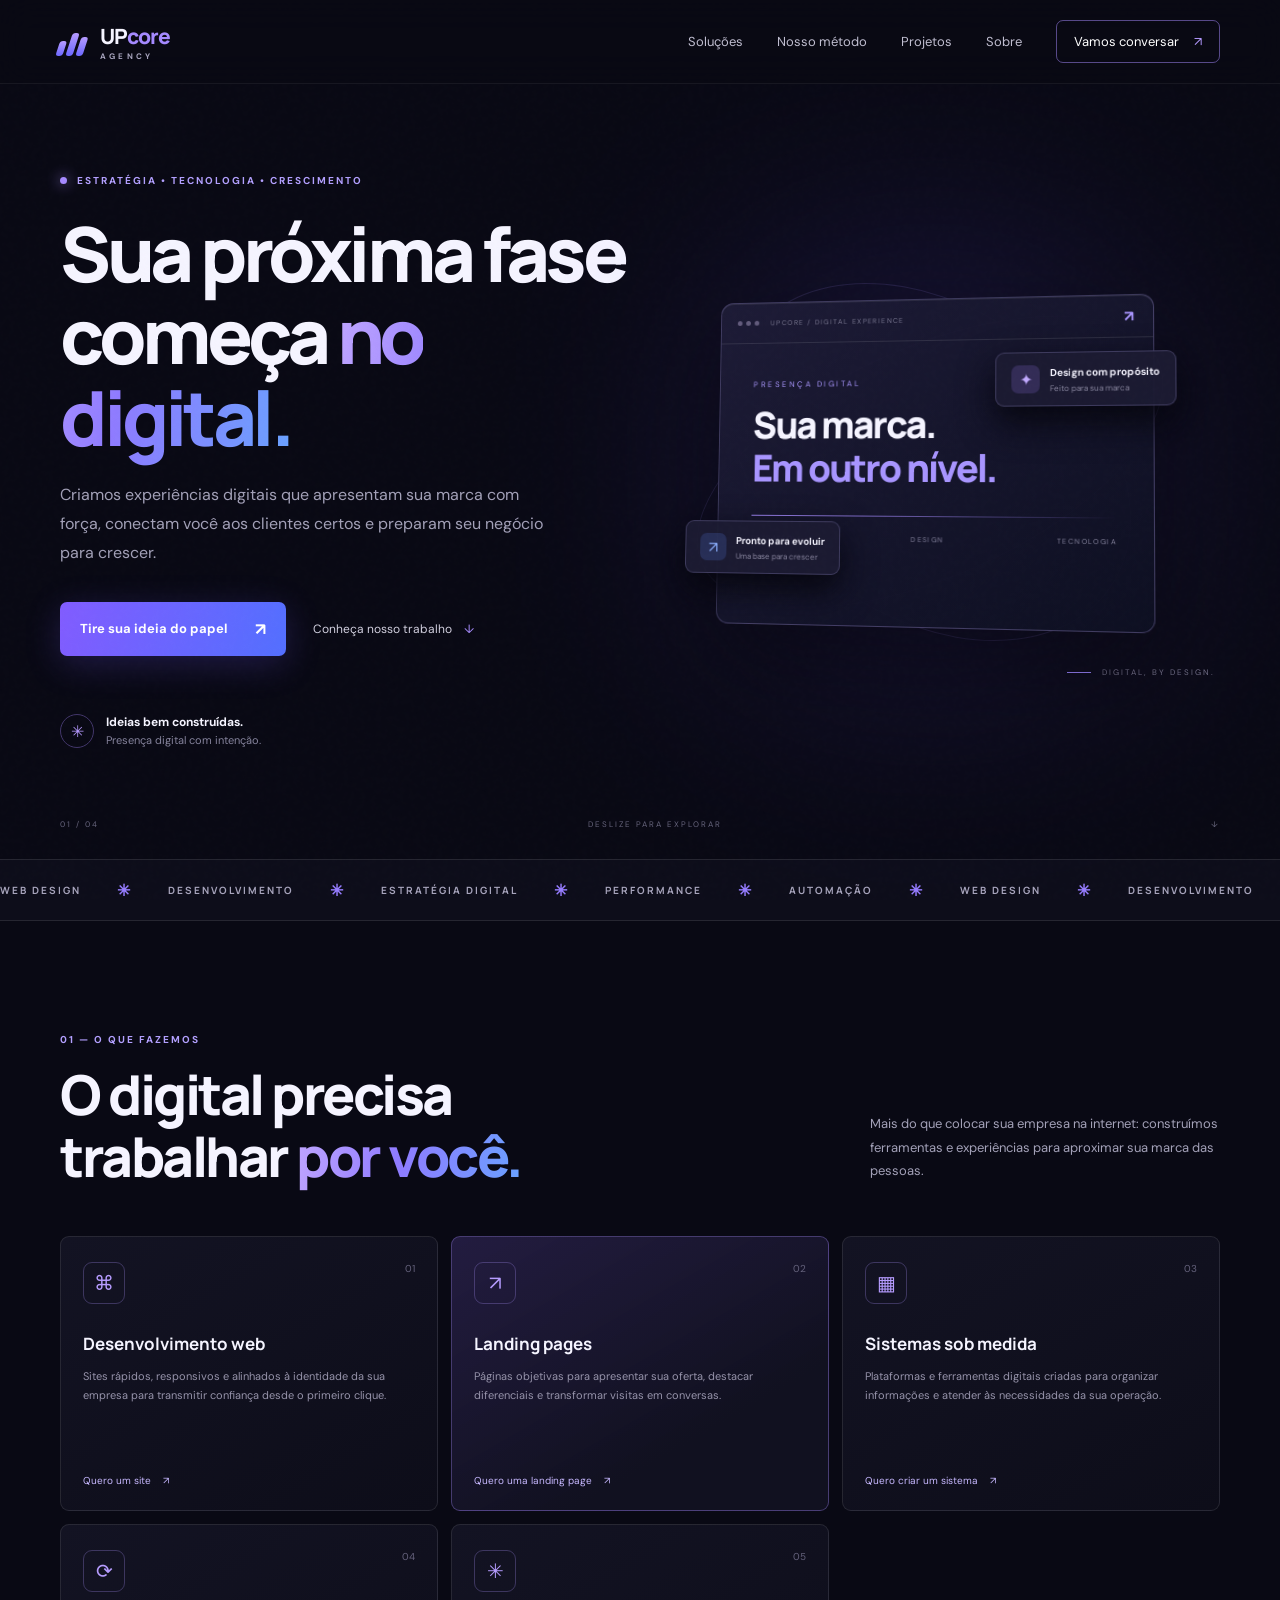
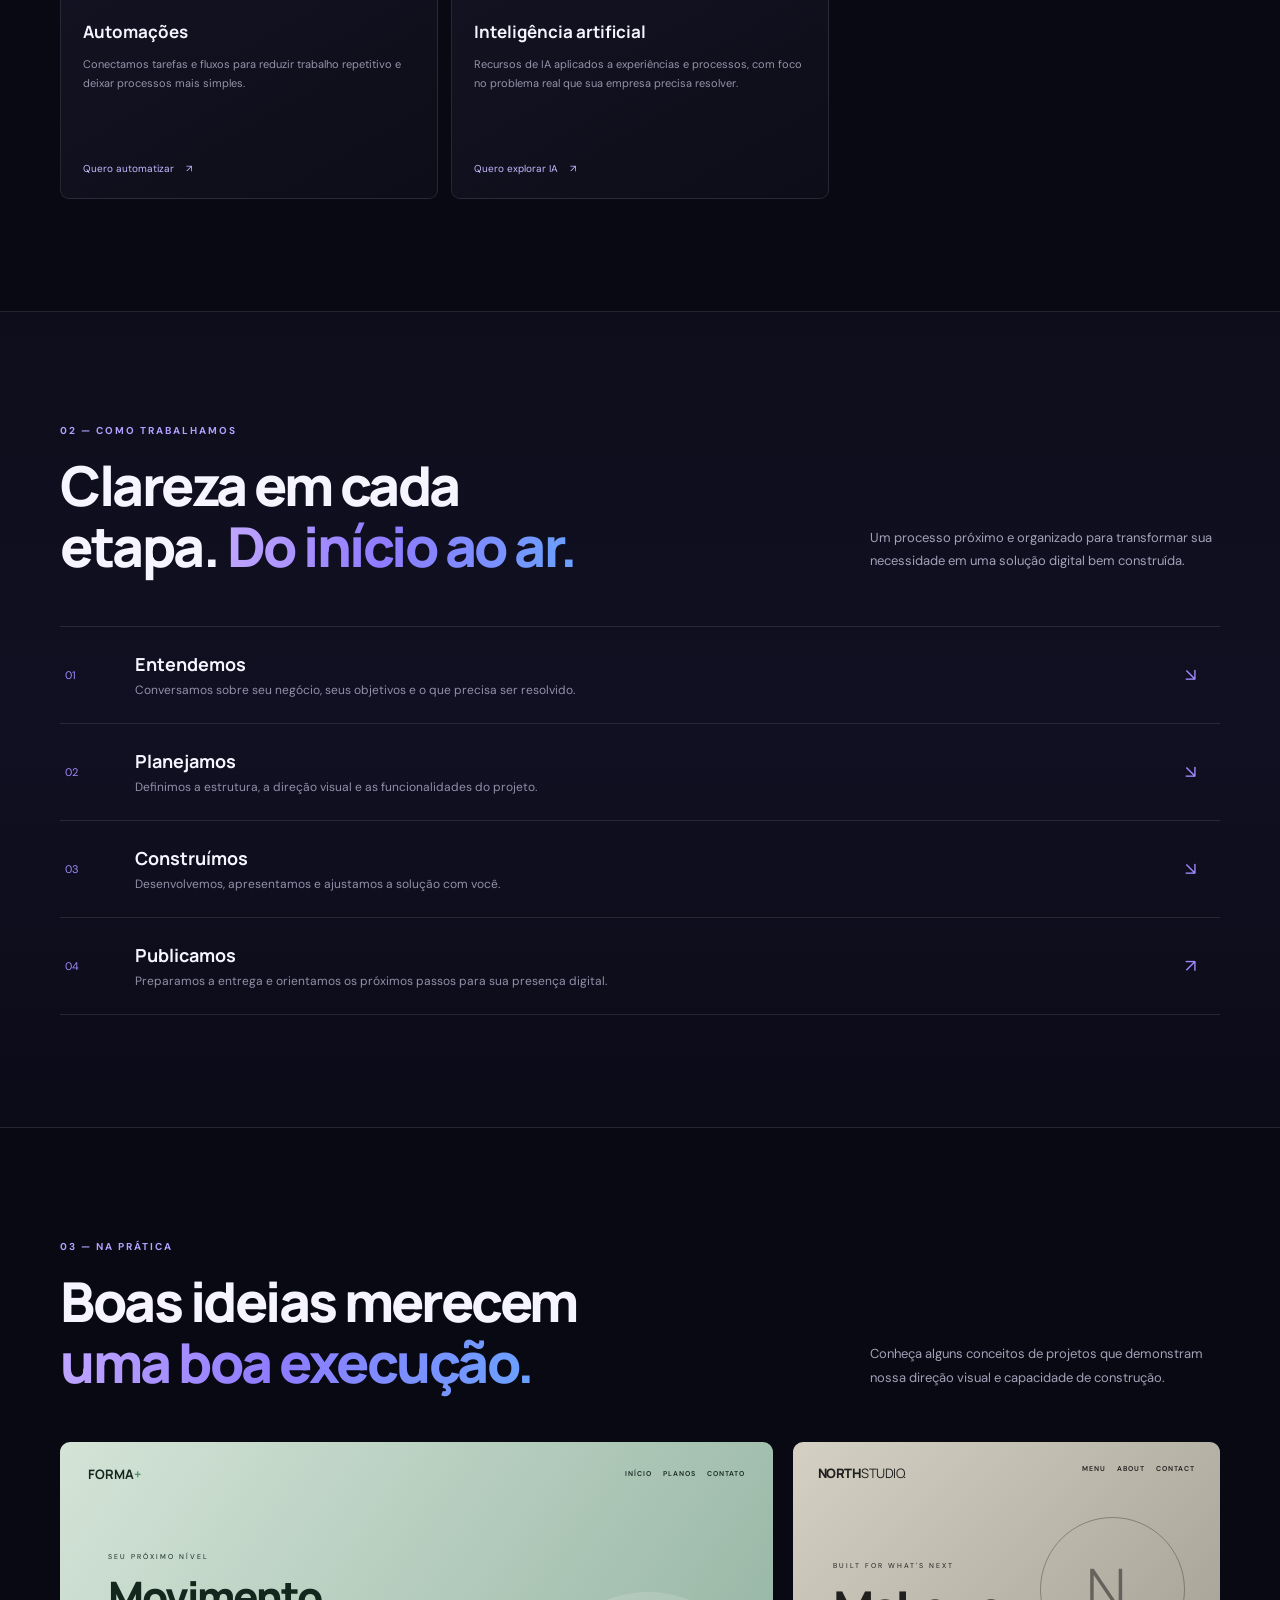
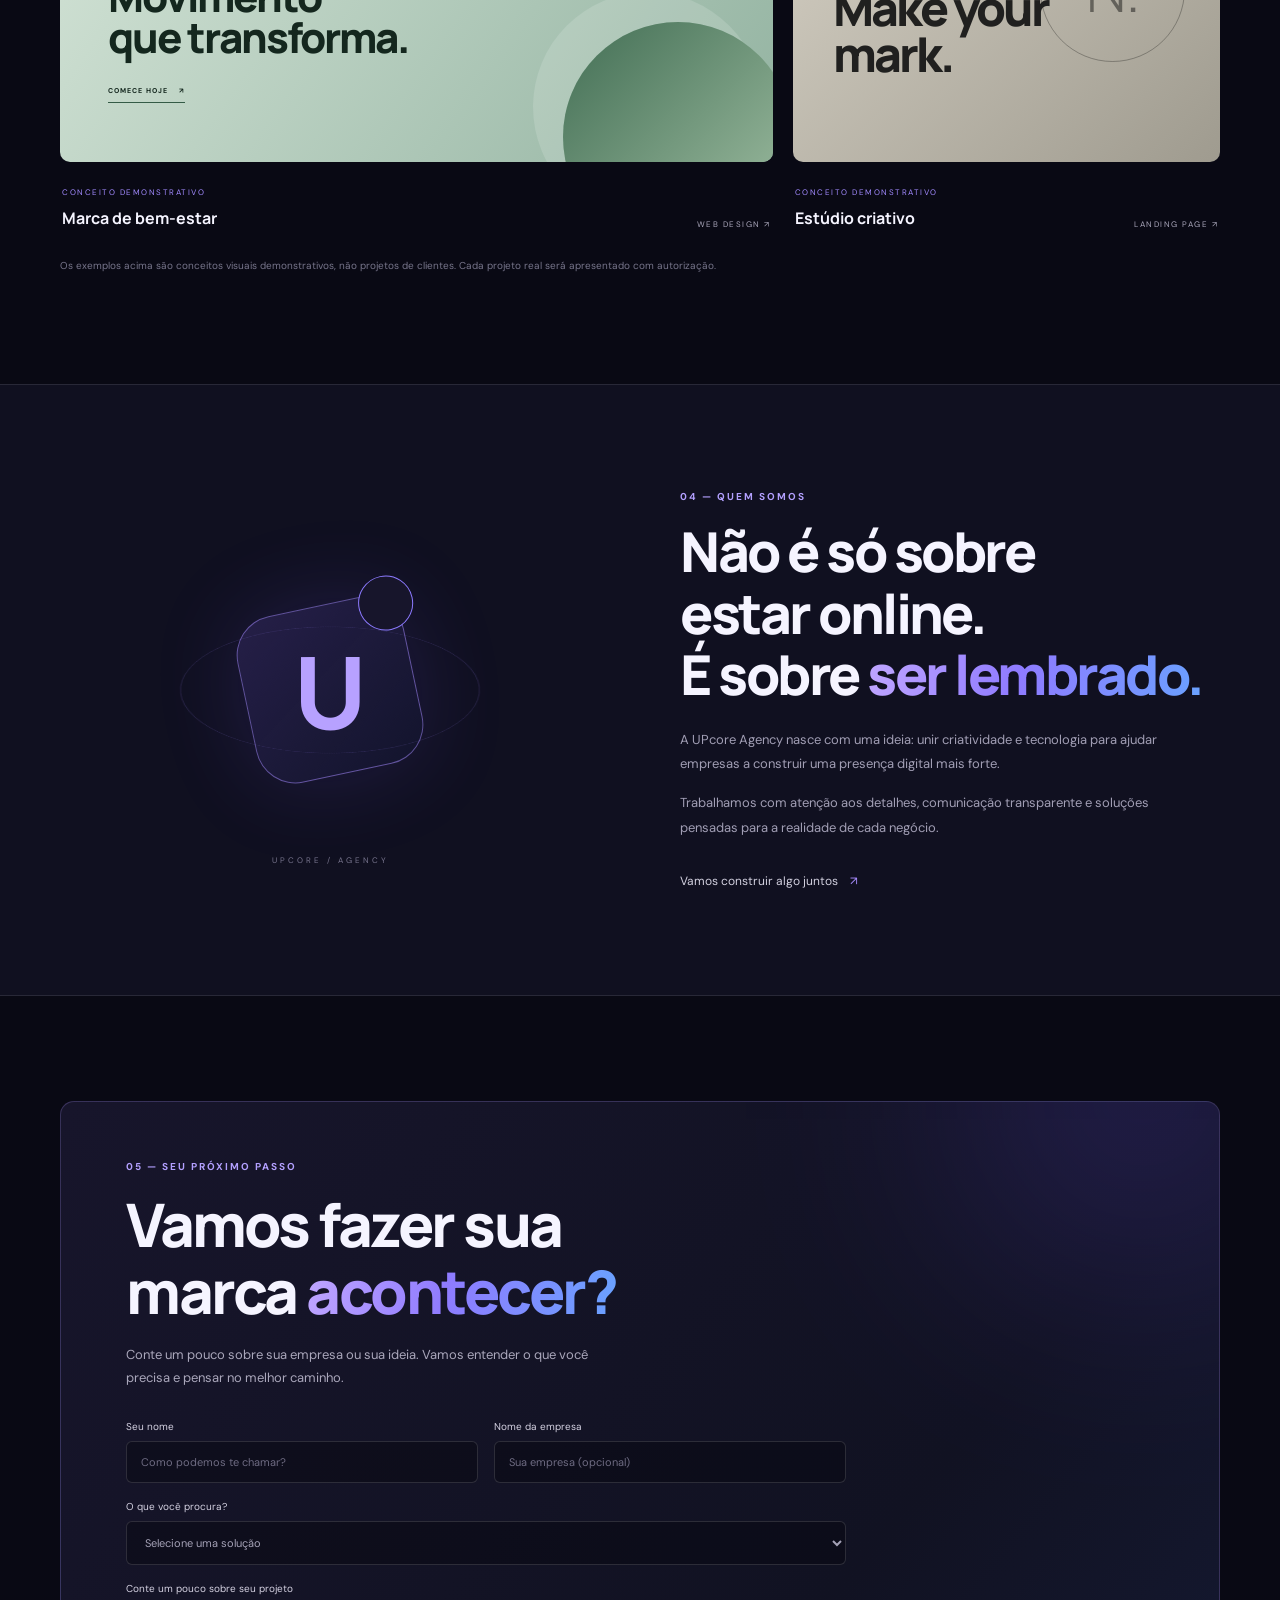
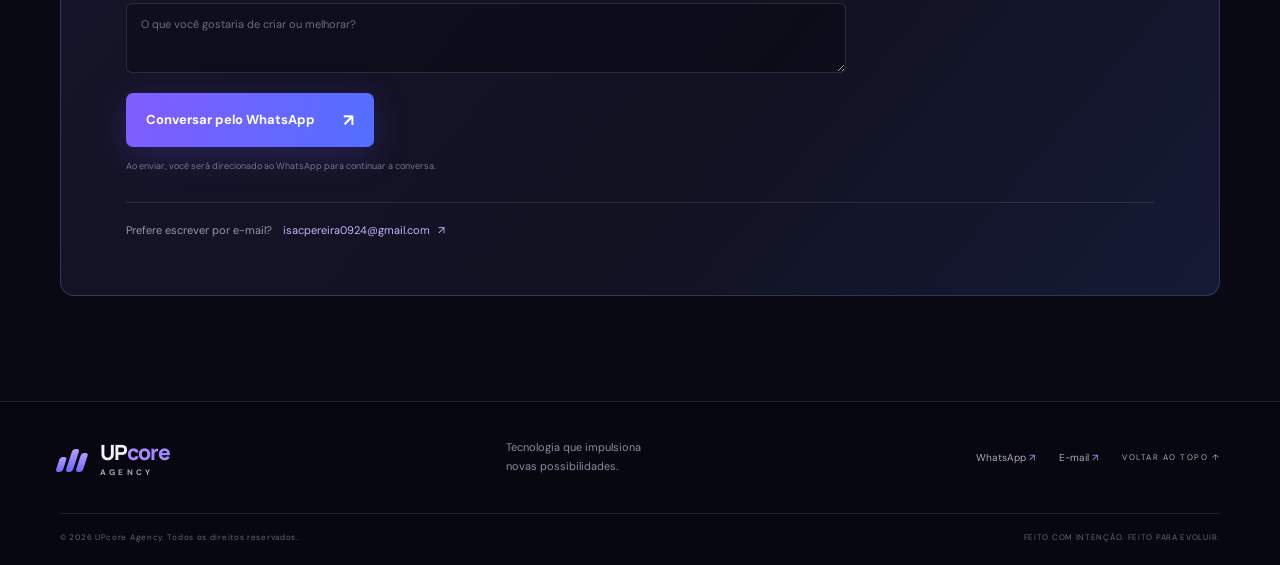
<file: index.html>
<!DOCTYPE html>
<html lang="pt-BR">
<head>
  <meta charset="UTF-8">
  <meta name="viewport" content="width=device-width, initial-scale=1.0">
  <meta name="theme-color" content="#090914">
  <meta name="description" content="A UPcore Agency cria experiências digitais, sites e estratégias para empresas que querem crescer.">
  <meta property="og:type" content="website">
  <meta property="og:locale" content="pt_BR">
  <meta property="og:title" content="UPcore Agency — Tecnologia que impulsiona ideias">
  <meta property="og:description" content="Sites, sistemas e automações digitais pensados para o próximo passo do seu negócio.">
  <title>UPcore Agency — Sua próxima fase começa no digital</title>
  <link rel="icon" type="image/svg+xml" href="assets/favicon.svg">
  <link rel="preconnect" href="https://fonts.googleapis.com">
  <link rel="preconnect" href="https://fonts.gstatic.com" crossorigin>
  <link href="https://fonts.googleapis.com/css2?family=DM+Sans:wght@400;500;600;700&family=Manrope:wght@400;500;600;700;800&display=swap" rel="stylesheet">
  <link rel="stylesheet" href="css/style.css">
</head>
<body>
  <div class="noise" aria-hidden="true"></div>
  <header class="header" id="top">
    <nav class="nav container" aria-label="Navegação principal">
      <a class="brand" href="#top" aria-label="UPcore Agency - início">
        <span class="brand-mark"><span></span><span></span><span></span></span>
        <span>UP<span>core</span><small>AGENCY</small></span>
      </a>
      <button class="menu-toggle" aria-label="Abrir menu" aria-expanded="false" aria-controls="primary-navigation"><i></i><i></i></button>
      <div class="nav-links" id="primary-navigation">
        <a href="#solucoes">Soluções</a>
        <a href="#metodo">Nosso método</a>
        <a href="#trabalhos">Projetos</a>
        <a href="#sobre">Sobre</a>
        <a class="nav-cta" href="#contato">Vamos conversar <span>↗</span></a>
      </div>
    </nav>
  </header>

  <main>
    <section class="hero section container">
      <div class="hero-copy reveal">
        <div class="eyebrow"><span class="pulse"></span> ESTRATÉGIA • TECNOLOGIA • CRESCIMENTO</div>
        <h1>Sua próxima fase<br>começa <span class="gradient-text">no digital.</span></h1>
        <p class="hero-description">Criamos experiências digitais que apresentam sua marca com força, conectam você aos clientes certos e preparam seu negócio para crescer.</p>
        <div class="hero-actions">
          <a class="button button-primary" href="#contato">Tire sua ideia do papel <span>↗</span></a>
          <a class="text-link" href="#trabalhos">Conheça nosso trabalho <span>↓</span></a>
        </div>
        <div class="hero-proof">
          <div class="proof-icon">✳</div>
          <p><strong>Ideias bem construídas.</strong><br><span>Presença digital com intenção.</span></p>
        </div>
      </div>
      <div class="hero-visual reveal">
        <div class="visual-glow"></div>
        <div class="orbit orbit-one"></div><div class="orbit orbit-two"></div>
        <div class="dashboard">
          <div class="dash-top"><div class="dash-dots"><i></i><i></i><i></i></div><span>UPCORE / DIGITAL EXPERIENCE</span><b>↗</b></div>
          <div class="dash-content">
            <div class="dash-label">PRESENÇA DIGITAL</div>
            <div class="dash-title">Sua marca.<br><span>Em outro nível.</span></div>
            <div class="dash-line"></div>
            <div class="dash-bottom"><span>ESTRATÉGIA</span><span>DESIGN</span><span>TECNOLOGIA</span></div>
          </div>
          <div class="floating-card card-a"><span class="mini-icon">✦</span><div><b>Design com propósito</b><small>Feito para sua marca</small></div></div>
          <div class="floating-card card-b"><span class="mini-icon mini-icon-blue">↗</span><div><b>Pronto para evoluir</b><small>Uma base para crescer</small></div></div>
        </div>
        <div class="visual-caption"><span></span> DIGITAL, BY DESIGN.</div>
      </div>
      <div class="hero-bottom"><span>01 / 04</span><span>DESLIZE PARA EXPLORAR</span><span>↓</span></div>
    </section>

    <section class="ticker" aria-label="Áreas de atuação"><div class="ticker-track">
      <span>WEB DESIGN</span><b>✳</b><span>DESENVOLVIMENTO</span><b>✳</b><span>ESTRATÉGIA DIGITAL</span><b>✳</b><span>PERFORMANCE</span><b>✳</b><span>AUTOMAÇÃO</span><b>✳</b>
      <span>WEB DESIGN</span><b>✳</b><span>DESENVOLVIMENTO</span><b>✳</b><span>ESTRATÉGIA DIGITAL</span><b>✳</b><span>PERFORMANCE</span><b>✳</b><span>AUTOMAÇÃO</span><b>✳</b>
    </div></section>

    <section class="section container solutions" id="solucoes">
      <div class="section-heading reveal"><div><div class="eyebrow">01 — O QUE FAZEMOS</div><h2>O digital precisa<br>trabalhar <span class="gradient-text">por você.</span></h2></div><p>Mais do que colocar sua empresa na internet: construímos ferramentas e experiências para aproximar sua marca das pessoas.</p></div>
      <div class="service-grid">
        <article class="service-card reveal"><div class="service-number">01</div><div class="service-icon">⌘</div><h3>Desenvolvimento web</h3><p>Sites rápidos, responsivos e alinhados à identidade da sua empresa para transmitir confiança desde o primeiro clique.</p><a href="#contato" class="card-link">Quero um site <span>↗</span></a></article>
        <article class="service-card featured reveal"><div class="service-number">02</div><div class="service-icon">↗</div><h3>Landing pages</h3><p>Páginas objetivas para apresentar sua oferta, destacar diferenciais e transformar visitas em conversas.</p><a href="#contato" class="card-link">Quero uma landing page <span>↗</span></a></article>
        <article class="service-card reveal"><div class="service-number">03</div><div class="service-icon">▦</div><h3>Sistemas sob medida</h3><p>Plataformas e ferramentas digitais criadas para organizar informações e atender às necessidades da sua operação.</p><a href="#contato" class="card-link">Quero criar um sistema <span>↗</span></a></article>
        <article class="service-card reveal"><div class="service-number">04</div><div class="service-icon">⟳</div><h3>Automações</h3><p>Conectamos tarefas e fluxos para reduzir trabalho repetitivo e deixar processos mais simples.</p><a href="#contato" class="card-link">Quero automatizar <span>↗</span></a></article>
        <article class="service-card reveal"><div class="service-number">05</div><div class="service-icon">✳</div><h3>Inteligência artificial</h3><p>Recursos de IA aplicados a experiências e processos, com foco no problema real que sua empresa precisa resolver.</p><a href="#contato" class="card-link">Quero explorar IA <span>↗</span></a></article>
      </div>
    </section>

    <section class="method-section" id="metodo">
      <div class="container section">
        <div class="section-heading reveal"><div><div class="eyebrow">02 — COMO TRABALHAMOS</div><h2>Clareza em cada<br>etapa. <span class="gradient-text">Do início ao ar.</span></h2></div><p>Um processo próximo e organizado para transformar sua necessidade em uma solução digital bem construída.</p></div>
        <div class="steps">
          <article class="step reveal"><span>01</span><div><h3>Entendemos</h3><p>Conversamos sobre seu negócio, seus objetivos e o que precisa ser resolvido.</p></div><b>↘</b></article>
          <article class="step reveal"><span>02</span><div><h3>Planejamos</h3><p>Definimos a estrutura, a direção visual e as funcionalidades do projeto.</p></div><b>↘</b></article>
          <article class="step reveal"><span>03</span><div><h3>Construímos</h3><p>Desenvolvemos, apresentamos e ajustamos a solução com você.</p></div><b>↘</b></article>
          <article class="step reveal"><span>04</span><div><h3>Publicamos</h3><p>Preparamos a entrega e orientamos os próximos passos para sua presença digital.</p></div><b>↗</b></article>
        </div>
      </div>
    </section>

    <section class="section container work" id="trabalhos">
      <div class="section-heading reveal"><div><div class="eyebrow">03 — NA PRÁTICA</div><h2>Boas ideias merecem<br><span class="gradient-text">uma boa execução.</span></h2></div><p>Conheça alguns conceitos de projetos que demonstram nossa direção visual e capacidade de construção.</p></div>
      <div class="work-grid">
        <article class="work-card work-large reveal"><div class="mockup mockup-fitness"><div class="mock-nav"><b>FORMA<span>+</span></b><small>INÍCIO　 PLANOS　 CONTATO</small></div><div class="mock-main"><small>SEU PRÓXIMO NÍVEL</small><strong>Movimento<br>que transforma.</strong><i>COMECE HOJE　 ↗</i></div><div class="mock-shape"></div></div><div class="work-meta"><div><span>CONCEITO DEMONSTRATIVO</span><h3>Marca de bem-estar</h3></div><span class="work-type">WEB DESIGN ↗</span></div></article>
        <article class="work-card reveal"><div class="mockup mockup-business"><div class="biz-top">NORTH<span>STUDIO.</span><small>MENU　 ABOUT　 CONTACT</small></div><div class="biz-body"><small>BUILT FOR WHAT'S NEXT</small><strong>Make your<br>mark.</strong><div class="biz-circle">N.</div></div></div><div class="work-meta"><div><span>CONCEITO DEMONSTRATIVO</span><h3>Estúdio criativo</h3></div><span class="work-type">LANDING PAGE ↗</span></div></article>
      </div>
      <p class="portfolio-note">Os exemplos acima são conceitos visuais demonstrativos, não projetos de clientes. Cada projeto real será apresentado com autorização.</p>
    </section>

    <section class="about-section" id="sobre"><div class="container about-wrap">
      <div class="about-symbol reveal"><div class="symbol-core"><span>U</span><i></i></div><div class="symbol-ring"></div><small>UPCORE / AGENCY</small></div>
      <div class="about-copy reveal"><div class="eyebrow">04 — QUEM SOMOS</div><h2>Não é só sobre<br>estar online.<br>É sobre <span class="gradient-text">ser lembrado.</span></h2><p>A UPcore Agency nasce com uma ideia: unir criatividade e tecnologia para ajudar empresas a construir uma presença digital mais forte.</p><p>Trabalhamos com atenção aos detalhes, comunicação transparente e soluções pensadas para a realidade de cada negócio.</p><a class="text-link" href="#contato">Vamos construir algo juntos <span>↗</span></a></div>
    </div></section>

    <section class="contact-section section container" id="contato">
      <div class="contact-panel reveal"><div class="contact-orb"></div><div class="eyebrow">05 — SEU PRÓXIMO PASSO</div><h2>Vamos fazer sua<br>marca <span class="gradient-text">acontecer?</span></h2><p>Conte um pouco sobre sua empresa ou sua ideia. Vamos entender o que você precisa e pensar no melhor caminho.</p>
        <form id="contact-form">
          <div class="form-row"><label>Seu nome<input type="text" id="name" placeholder="Como podemos te chamar?" required></label><label>Nome da empresa<input type="text" id="company" placeholder="Sua empresa (opcional)"></label></div>
          <label>O que você procura?<select id="service" required><option value="" disabled selected>Selecione uma solução</option><option>Desenvolvimento web</option><option>Landing page</option><option>Sistema sob medida</option><option>Automação</option><option>Inteligência artificial</option><option>Quero conversar sobre uma ideia</option></select></label>
          <label>Conte um pouco sobre seu projeto<textarea id="message" rows="3" placeholder="O que você gostaria de criar ou melhorar?"></textarea></label>
          <button class="button button-primary form-submit" type="submit">Conversar pelo WhatsApp <span>↗</span></button>
          <small class="form-privacy">Ao enviar, você será direcionado ao WhatsApp para continuar a conversa.</small>
        </form>
        <div class="contact-direct"><span>Prefere escrever por e-mail?</span> <a href="mailto:isacpereira0924@gmail.com">isacpereira0924@gmail.com <span aria-hidden="true">↗</span></a></div>
      </div>
    </section>
  </main>

  <footer class="footer"><div class="container footer-top"><a class="brand" href="#top"><span class="brand-mark"><span></span><span></span><span></span></span><span>UP<span>core</span><small>AGENCY</small></span></a><p>Tecnologia que impulsiona<br>novas possibilidades.</p><div class="footer-links"><a href="https://wa.me/5511954484764" target="_blank" rel="noopener noreferrer">WhatsApp <span aria-hidden="true">↗</span></a><a href="mailto:isacpereira0924@gmail.com">E-mail <span aria-hidden="true">↗</span></a><a href="#top" class="back-top">VOLTAR AO TOPO ↑</a></div></div><div class="container footer-bottom"><span>© <span id="year"></span> UPcore Agency. Todos os direitos reservados.</span><span>FEITO COM INTENÇÃO. FEITO PARA EVOLUIR.</span></div></footer>
  <script src="js/script.js"></script>
</body>
</html>
</file>
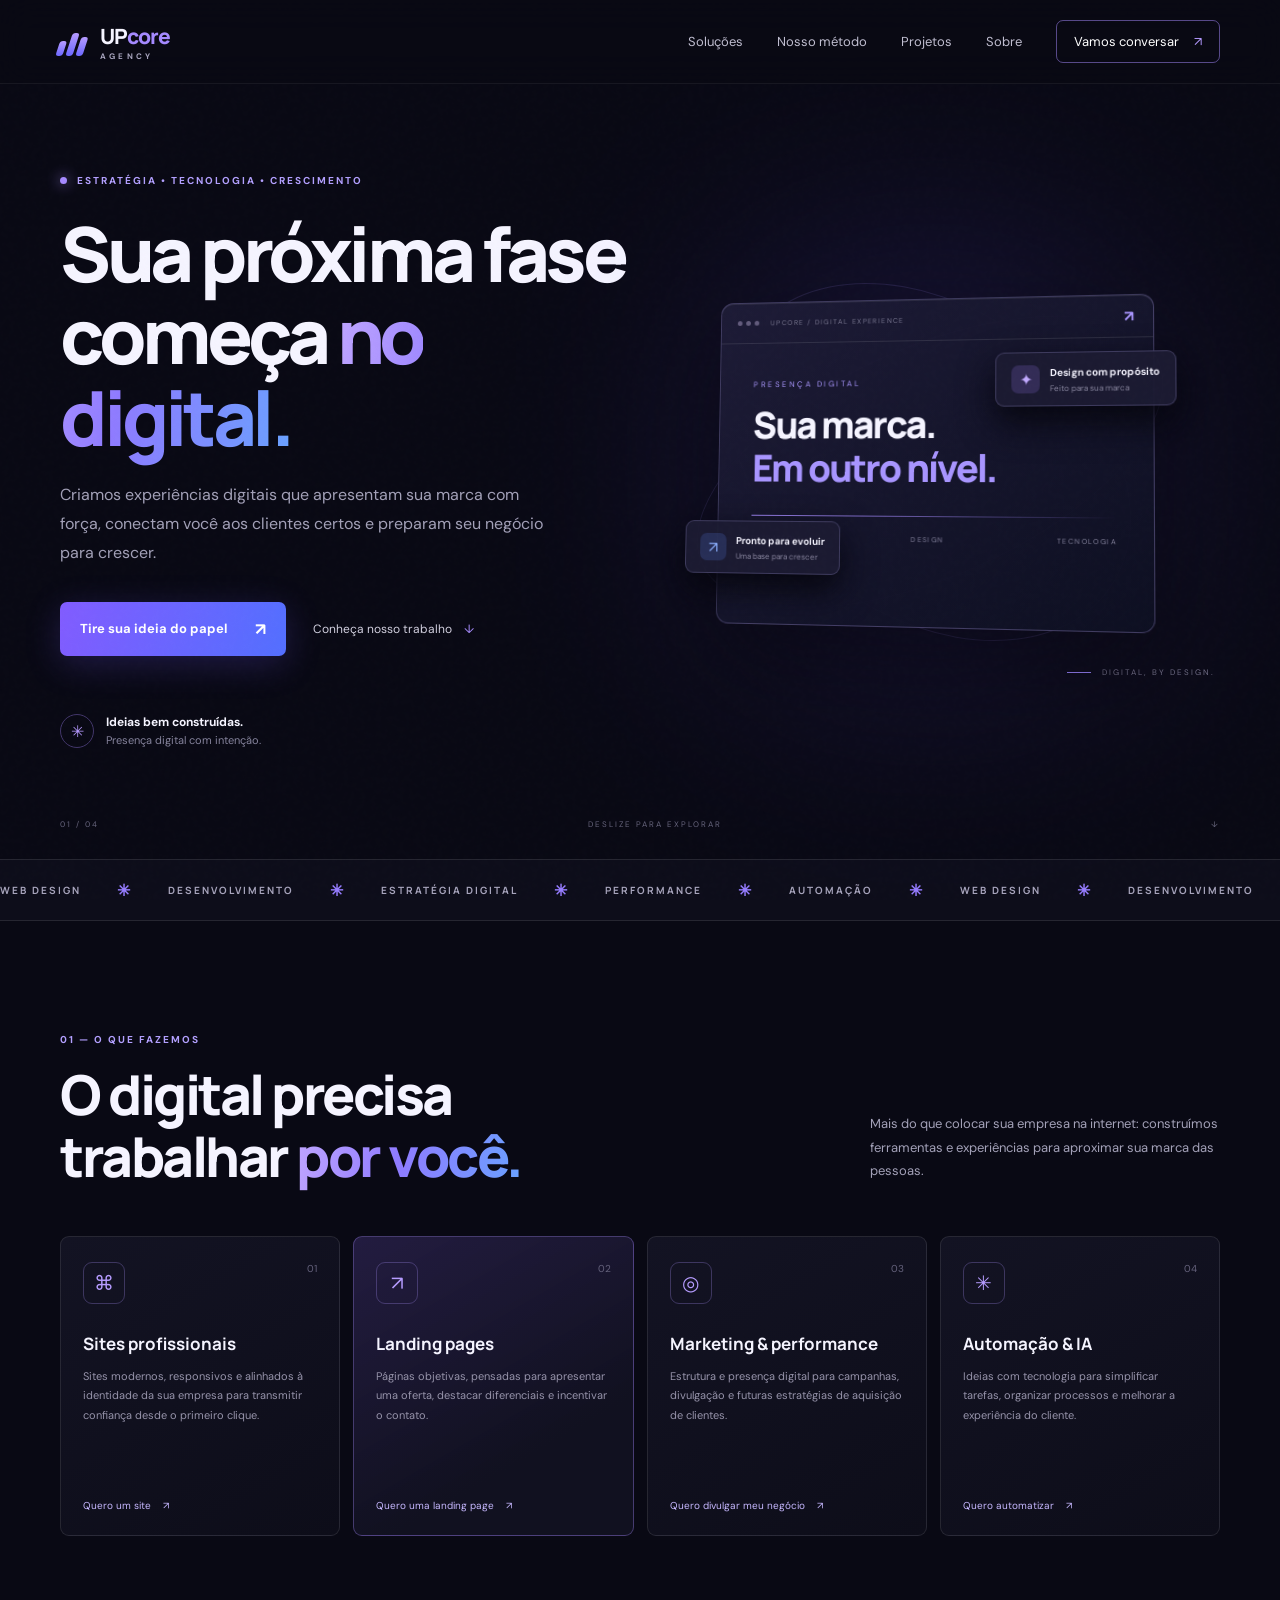
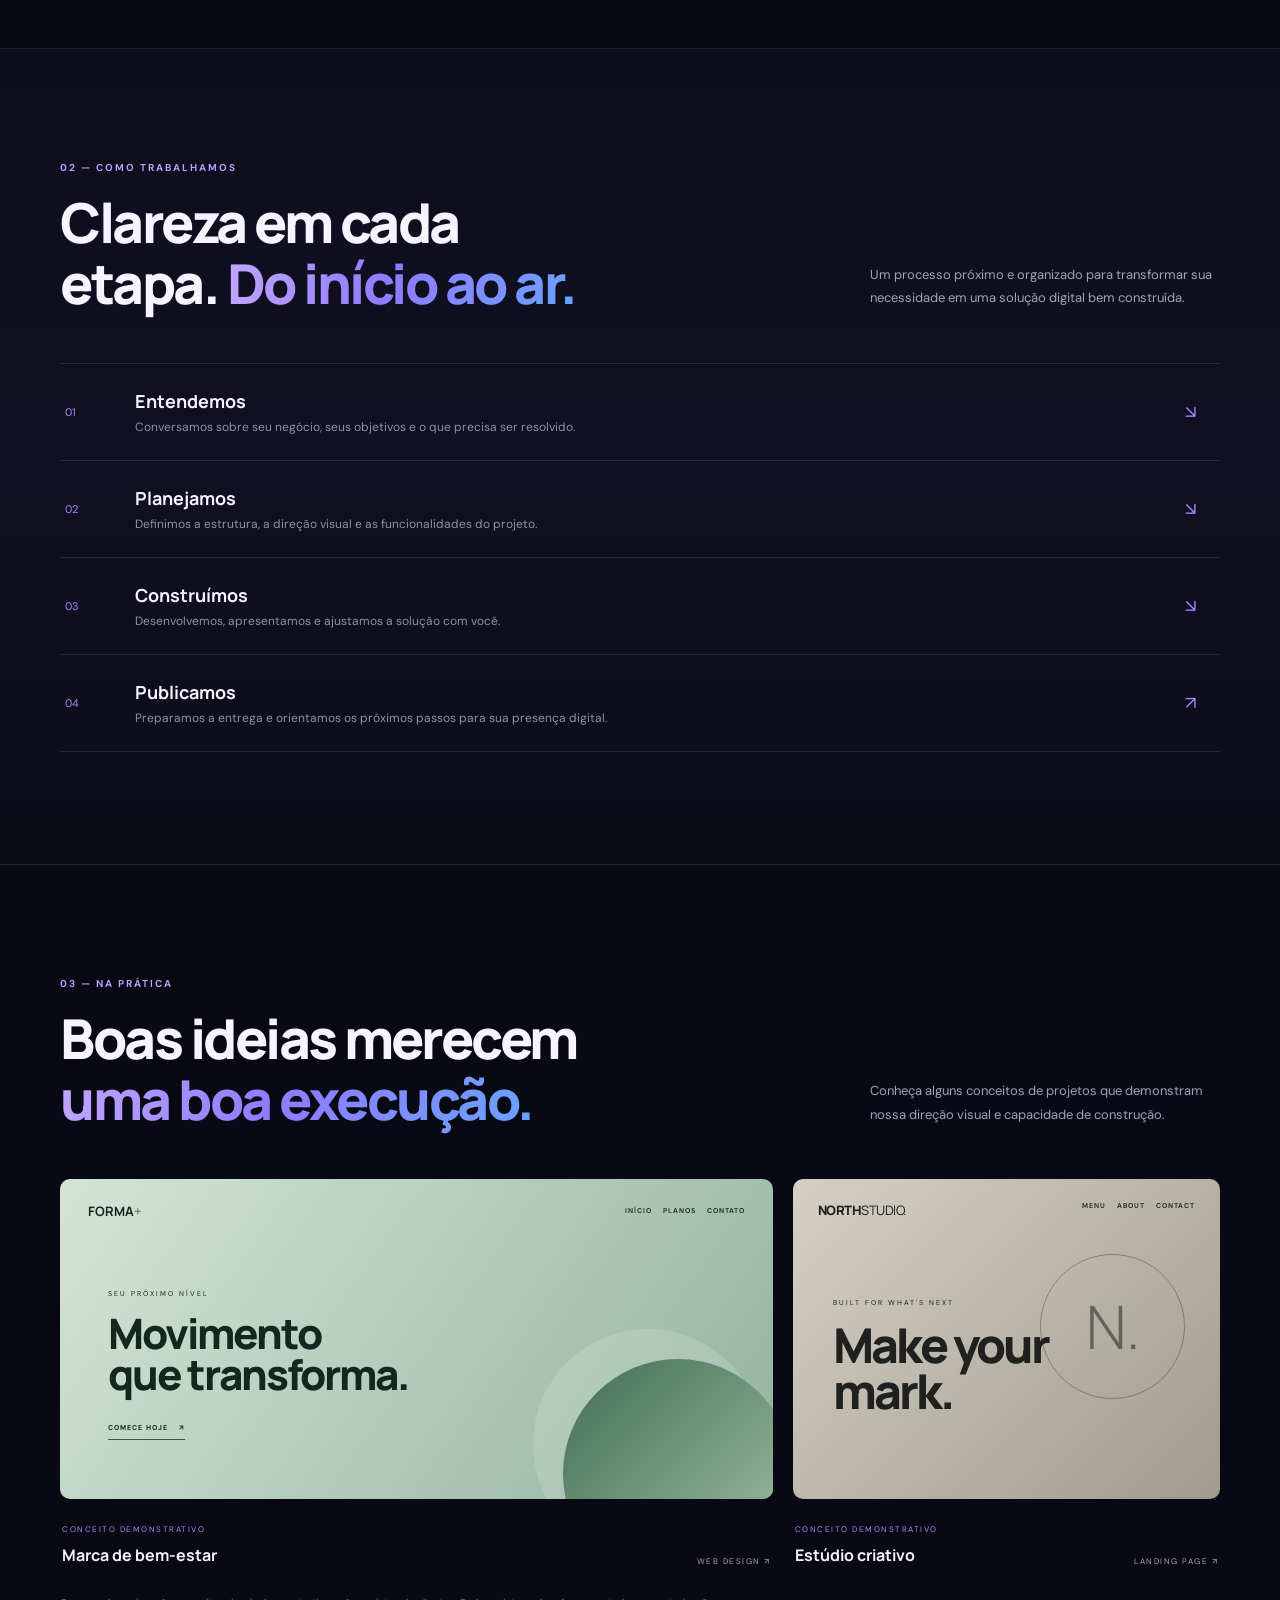
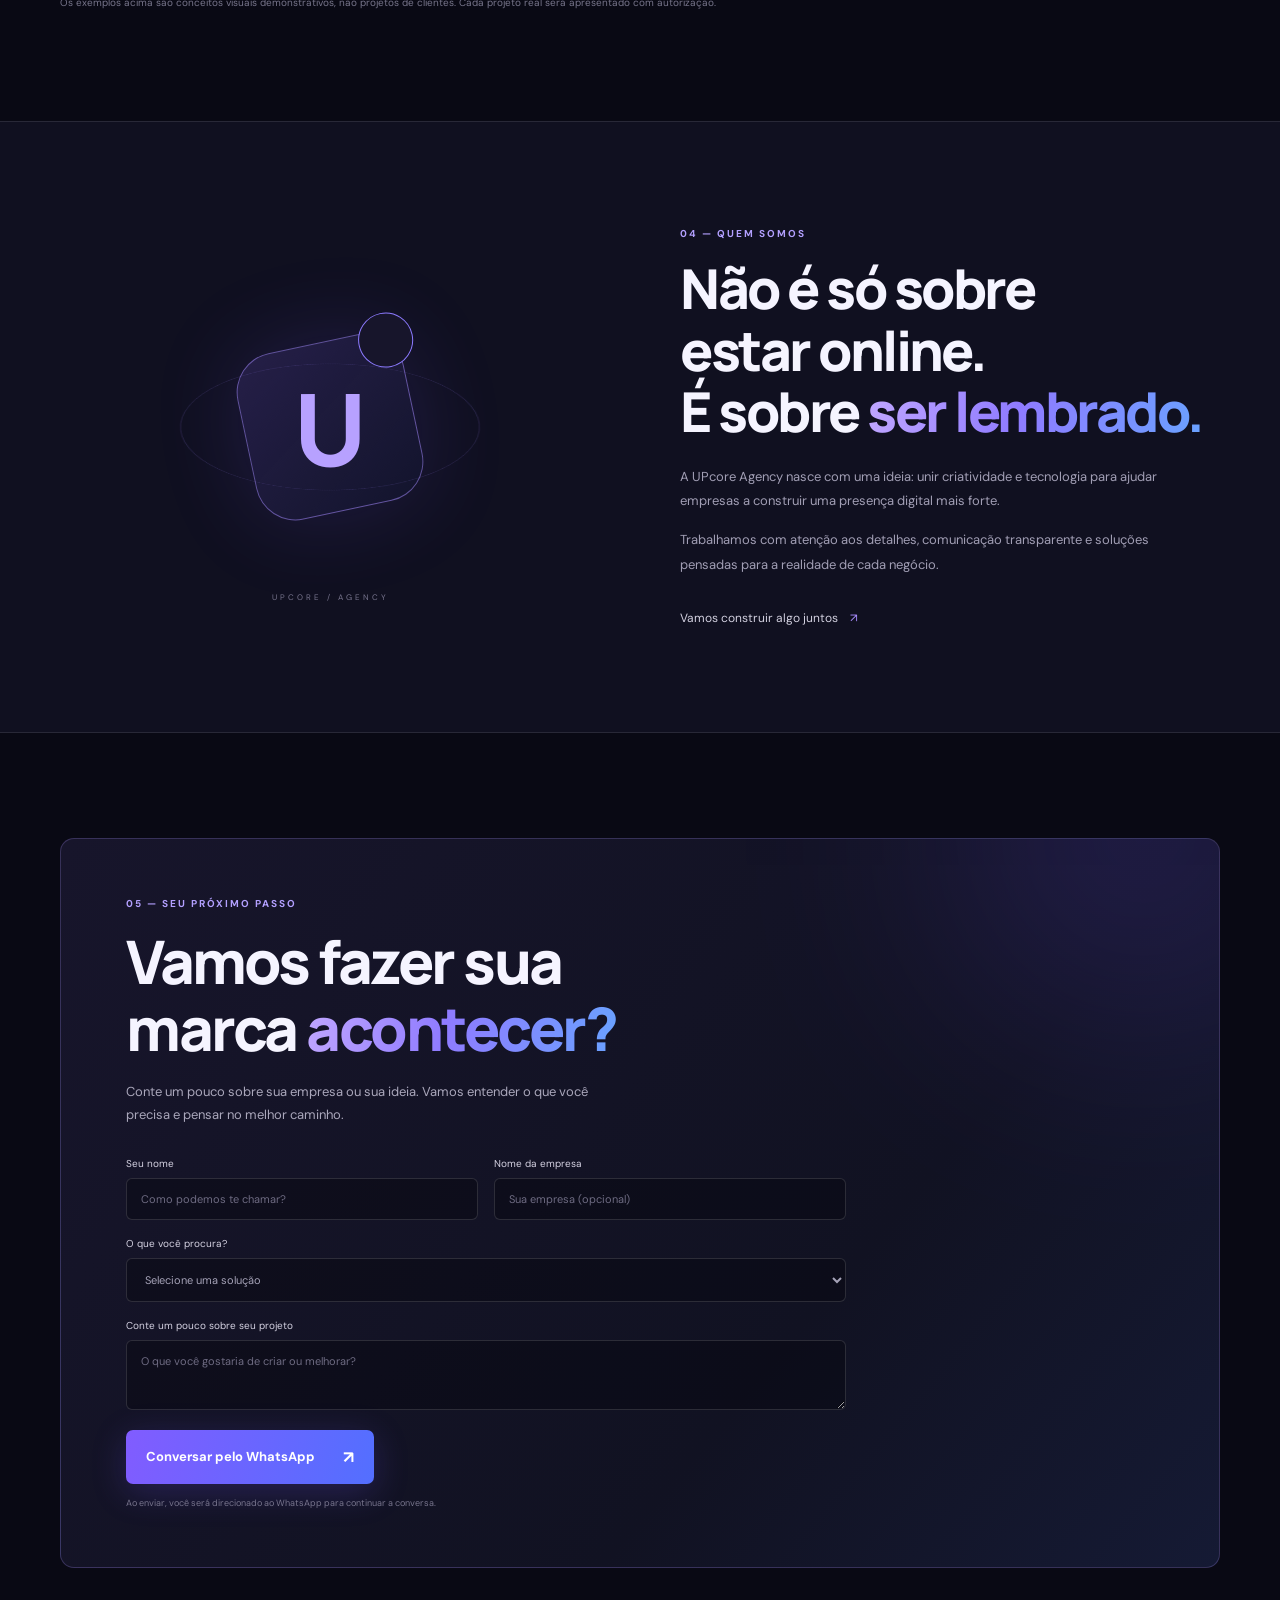
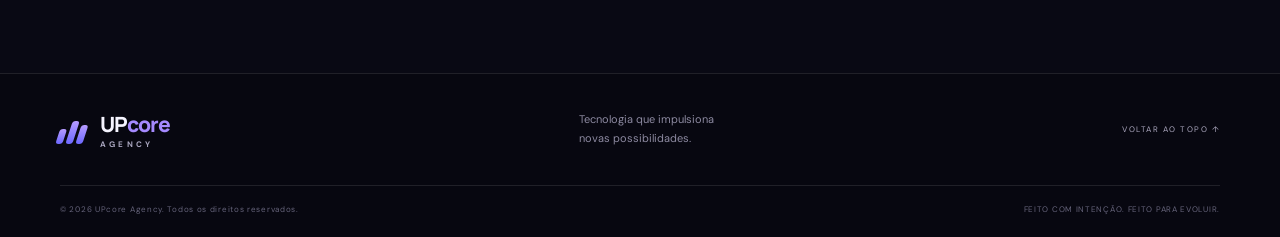
<file: upcore-agency/index.html>
<!DOCTYPE html>
<html lang="pt-BR">
<head>
  <meta charset="UTF-8">
  <meta name="viewport" content="width=device-width, initial-scale=1.0">
  <meta name="theme-color" content="#090914">
  <meta name="description" content="A UPcore Agency cria experiências digitais, sites e estratégias para empresas que querem crescer.">
  <title>UPcore Agency — Sua próxima fase começa no digital</title>
  <link rel="icon" type="image/svg+xml" href="assets/favicon.svg">
  <link rel="preconnect" href="https://fonts.googleapis.com">
  <link rel="preconnect" href="https://fonts.gstatic.com" crossorigin>
  <link href="https://fonts.googleapis.com/css2?family=DM+Sans:wght@400;500;600;700&family=Manrope:wght@400;500;600;700;800&display=swap" rel="stylesheet">
  <link rel="stylesheet" href="css/style.css">
</head>
<body>
  <div class="noise" aria-hidden="true"></div>
  <header class="header" id="top">
    <nav class="nav container" aria-label="Navegação principal">
      <a class="brand" href="#top" aria-label="UPcore Agency - início">
        <span class="brand-mark"><span></span><span></span><span></span></span>
        <span>UP<span>core</span><small>AGENCY</small></span>
      </a>
      <button class="menu-toggle" aria-label="Abrir menu" aria-expanded="false"><i></i><i></i></button>
      <div class="nav-links">
        <a href="#solucoes">Soluções</a>
        <a href="#metodo">Nosso método</a>
        <a href="#trabalhos">Projetos</a>
        <a href="#sobre">Sobre</a>
        <a class="nav-cta" href="#contato">Vamos conversar <span>↗</span></a>
      </div>
    </nav>
  </header>

  <main>
    <section class="hero section container">
      <div class="hero-copy reveal">
        <div class="eyebrow"><span class="pulse"></span> ESTRATÉGIA • TECNOLOGIA • CRESCIMENTO</div>
        <h1>Sua próxima fase<br>começa <span class="gradient-text">no digital.</span></h1>
        <p class="hero-description">Criamos experiências digitais que apresentam sua marca com força, conectam você aos clientes certos e preparam seu negócio para crescer.</p>
        <div class="hero-actions">
          <a class="button button-primary" href="#contato">Tire sua ideia do papel <span>↗</span></a>
          <a class="text-link" href="#trabalhos">Conheça nosso trabalho <span>↓</span></a>
        </div>
        <div class="hero-proof">
          <div class="proof-icon">✳</div>
          <p><strong>Ideias bem construídas.</strong><br><span>Presença digital com intenção.</span></p>
        </div>
      </div>
      <div class="hero-visual reveal">
        <div class="visual-glow"></div>
        <div class="orbit orbit-one"></div><div class="orbit orbit-two"></div>
        <div class="dashboard">
          <div class="dash-top"><div class="dash-dots"><i></i><i></i><i></i></div><span>UPCORE / DIGITAL EXPERIENCE</span><b>↗</b></div>
          <div class="dash-content">
            <div class="dash-label">PRESENÇA DIGITAL</div>
            <div class="dash-title">Sua marca.<br><span>Em outro nível.</span></div>
            <div class="dash-line"></div>
            <div class="dash-bottom"><span>ESTRATÉGIA</span><span>DESIGN</span><span>TECNOLOGIA</span></div>
          </div>
          <div class="floating-card card-a"><span class="mini-icon">✦</span><div><b>Design com propósito</b><small>Feito para sua marca</small></div></div>
          <div class="floating-card card-b"><span class="mini-icon mini-icon-blue">↗</span><div><b>Pronto para evoluir</b><small>Uma base para crescer</small></div></div>
        </div>
        <div class="visual-caption"><span></span> DIGITAL, BY DESIGN.</div>
      </div>
      <div class="hero-bottom"><span>01 / 04</span><span>DESLIZE PARA EXPLORAR</span><span>↓</span></div>
    </section>

    <section class="ticker" aria-label="Áreas de atuação"><div class="ticker-track">
      <span>WEB DESIGN</span><b>✳</b><span>DESENVOLVIMENTO</span><b>✳</b><span>ESTRATÉGIA DIGITAL</span><b>✳</b><span>PERFORMANCE</span><b>✳</b><span>AUTOMAÇÃO</span><b>✳</b>
      <span>WEB DESIGN</span><b>✳</b><span>DESENVOLVIMENTO</span><b>✳</b><span>ESTRATÉGIA DIGITAL</span><b>✳</b><span>PERFORMANCE</span><b>✳</b><span>AUTOMAÇÃO</span><b>✳</b>
    </div></section>

    <section class="section container solutions" id="solucoes">
      <div class="section-heading reveal"><div><div class="eyebrow">01 — O QUE FAZEMOS</div><h2>O digital precisa<br>trabalhar <span class="gradient-text">por você.</span></h2></div><p>Mais do que colocar sua empresa na internet: construímos ferramentas e experiências para aproximar sua marca das pessoas.</p></div>
      <div class="service-grid">
        <article class="service-card reveal"><div class="service-number">01</div><div class="service-icon">⌘</div><h3>Sites profissionais</h3><p>Sites modernos, responsivos e alinhados à identidade da sua empresa para transmitir confiança desde o primeiro clique.</p><a href="#contato" class="card-link">Quero um site <span>↗</span></a></article>
        <article class="service-card featured reveal"><div class="service-number">02</div><div class="service-icon">↗</div><h3>Landing pages</h3><p>Páginas objetivas, pensadas para apresentar uma oferta, destacar diferenciais e incentivar o contato.</p><a href="#contato" class="card-link">Quero uma landing page <span>↗</span></a></article>
        <article class="service-card reveal"><div class="service-number">03</div><div class="service-icon">◎</div><h3>Marketing & performance</h3><p>Estrutura e presença digital para campanhas, divulgação e futuras estratégias de aquisição de clientes.</p><a href="#contato" class="card-link">Quero divulgar meu negócio <span>↗</span></a></article>
        <article class="service-card reveal"><div class="service-number">04</div><div class="service-icon">✳</div><h3>Automação & IA</h3><p>Ideias com tecnologia para simplificar tarefas, organizar processos e melhorar a experiência do cliente.</p><a href="#contato" class="card-link">Quero automatizar <span>↗</span></a></article>
      </div>
    </section>

    <section class="method-section" id="metodo">
      <div class="container section">
        <div class="section-heading reveal"><div><div class="eyebrow">02 — COMO TRABALHAMOS</div><h2>Clareza em cada<br>etapa. <span class="gradient-text">Do início ao ar.</span></h2></div><p>Um processo próximo e organizado para transformar sua necessidade em uma solução digital bem construída.</p></div>
        <div class="steps">
          <article class="step reveal"><span>01</span><div><h3>Entendemos</h3><p>Conversamos sobre seu negócio, seus objetivos e o que precisa ser resolvido.</p></div><b>↘</b></article>
          <article class="step reveal"><span>02</span><div><h3>Planejamos</h3><p>Definimos a estrutura, a direção visual e as funcionalidades do projeto.</p></div><b>↘</b></article>
          <article class="step reveal"><span>03</span><div><h3>Construímos</h3><p>Desenvolvemos, apresentamos e ajustamos a solução com você.</p></div><b>↘</b></article>
          <article class="step reveal"><span>04</span><div><h3>Publicamos</h3><p>Preparamos a entrega e orientamos os próximos passos para sua presença digital.</p></div><b>↗</b></article>
        </div>
      </div>
    </section>

    <section class="section container work" id="trabalhos">
      <div class="section-heading reveal"><div><div class="eyebrow">03 — NA PRÁTICA</div><h2>Boas ideias merecem<br><span class="gradient-text">uma boa execução.</span></h2></div><p>Conheça alguns conceitos de projetos que demonstram nossa direção visual e capacidade de construção.</p></div>
      <div class="work-grid">
        <article class="work-card work-large reveal"><div class="mockup mockup-fitness"><div class="mock-nav"><b>FORMA<span>+</span></b><small>INÍCIO　 PLANOS　 CONTATO</small></div><div class="mock-main"><small>SEU PRÓXIMO NÍVEL</small><strong>Movimento<br>que transforma.</strong><i>COMECE HOJE　 ↗</i></div><div class="mock-shape"></div></div><div class="work-meta"><div><span>CONCEITO DEMONSTRATIVO</span><h3>Marca de bem-estar</h3></div><span class="work-type">WEB DESIGN ↗</span></div></article>
        <article class="work-card reveal"><div class="mockup mockup-business"><div class="biz-top">NORTH<span>STUDIO.</span><small>MENU　 ABOUT　 CONTACT</small></div><div class="biz-body"><small>BUILT FOR WHAT'S NEXT</small><strong>Make your<br>mark.</strong><div class="biz-circle">N.</div></div></div><div class="work-meta"><div><span>CONCEITO DEMONSTRATIVO</span><h3>Estúdio criativo</h3></div><span class="work-type">LANDING PAGE ↗</span></div></article>
      </div>
      <p class="portfolio-note">Os exemplos acima são conceitos visuais demonstrativos, não projetos de clientes. Cada projeto real será apresentado com autorização.</p>
    </section>

    <section class="about-section" id="sobre"><div class="container about-wrap">
      <div class="about-symbol reveal"><div class="symbol-core"><span>U</span><i></i></div><div class="symbol-ring"></div><small>UPCORE / AGENCY</small></div>
      <div class="about-copy reveal"><div class="eyebrow">04 — QUEM SOMOS</div><h2>Não é só sobre<br>estar online.<br>É sobre <span class="gradient-text">ser lembrado.</span></h2><p>A UPcore Agency nasce com uma ideia: unir criatividade e tecnologia para ajudar empresas a construir uma presença digital mais forte.</p><p>Trabalhamos com atenção aos detalhes, comunicação transparente e soluções pensadas para a realidade de cada negócio.</p><a class="text-link" href="#contato">Vamos construir algo juntos <span>↗</span></a></div>
    </div></section>

    <section class="contact-section section container" id="contato">
      <div class="contact-panel reveal"><div class="contact-orb"></div><div class="eyebrow">05 — SEU PRÓXIMO PASSO</div><h2>Vamos fazer sua<br>marca <span class="gradient-text">acontecer?</span></h2><p>Conte um pouco sobre sua empresa ou sua ideia. Vamos entender o que você precisa e pensar no melhor caminho.</p>
        <form id="contact-form">
          <div class="form-row"><label>Seu nome<input type="text" id="name" placeholder="Como podemos te chamar?" required></label><label>Nome da empresa<input type="text" id="company" placeholder="Sua empresa (opcional)"></label></div>
          <label>O que você procura?<select id="service" required><option value="" disabled selected>Selecione uma solução</option><option>Site profissional</option><option>Landing page</option><option>Marketing e tráfego pago</option><option>Automação e inteligência artificial</option><option>Quero conversar sobre uma ideia</option></select></label>
          <label>Conte um pouco sobre seu projeto<textarea id="message" rows="3" placeholder="O que você gostaria de criar ou melhorar?"></textarea></label>
          <button class="button button-primary form-submit" type="submit">Conversar pelo WhatsApp <span>↗</span></button>
          <small class="form-privacy">Ao enviar, você será direcionado ao WhatsApp para continuar a conversa.</small>
        </form>
      </div>
    </section>
  </main>

  <footer class="footer"><div class="container footer-top"><a class="brand" href="#top"><span class="brand-mark"><span></span><span></span><span></span></span><span>UP<span>core</span><small>AGENCY</small></span></a><p>Tecnologia que impulsiona<br>novas possibilidades.</p><a href="#top" class="back-top">VOLTAR AO TOPO ↑</a></div><div class="container footer-bottom"><span>© <span id="year"></span> UPcore Agency. Todos os direitos reservados.</span><span>FEITO COM INTENÇÃO. FEITO PARA EVOLUIR.</span></div></footer>
  <script src="js/script.js"></script>
</body>
</html>
</file>
<file: css/style.css>
@import url('https://fonts.googleapis.com/css2?family=DM+Sans:wght@400;500;600;700&family=Manrope:wght@400;500;600;700;800&display=swap');
:root{--bg:#090914;--panel:#111120;--panel2:#151528;--text:#f5f4ff;--muted:#a3a1b8;--purple:#9b72ff;--blue:#5e8bff;--line:rgba(255,255,255,.1);--font:'DM Sans',sans-serif;--display:'Manrope',sans-serif}
*{box-sizing:border-box;margin:0;padding:0}html{scroll-behavior:smooth;scroll-padding-top:90px}body{background:var(--bg);color:var(--text);font-family:var(--font);overflow-x:hidden}a{color:inherit;text-decoration:none}button,input,textarea,select{font:inherit}.container{width:min(1160px,calc(100% - 48px));margin:auto}.section{padding:112px 0}.noise{position:fixed;inset:0;pointer-events:none;z-index:10;opacity:.035;background-image:url("data:image/svg+xml,%3Csvg viewBox='0 0 180 180' xmlns='http://www.w3.org/2000/svg'%3E%3Cfilter id='n'%3E%3CfeTurbulence type='fractalNoise' baseFrequency='.9' numOctaves='3' stitchTiles='stitch'/%3E%3C/filter%3E%3Crect width='100%25' height='100%25' filter='url(%23n)' opacity='.4'/%3E%3C/svg%3E")}
.header{height:84px;position:sticky;top:0;z-index:20;background:rgba(9,9,20,.78);backdrop-filter:blur(18px);border-bottom:1px solid rgba(255,255,255,.06)}.nav{height:100%;display:flex;align-items:center;justify-content:space-between}.brand{display:flex;align-items:center;gap:11px;font:800 21px var(--display);letter-spacing:-1px}.brand>span:last-child{position:relative}.brand>span:last-child>span{color:#a58aff}.brand small{display:block;font:700 8px var(--font);letter-spacing:3.2px;color:#aaa7c0;margin-top:1px}.brand-mark{width:29px;height:29px;display:flex;align-items:flex-end;gap:3px;transform:skew(-18deg)}.brand-mark span{width:7px;border-radius:3px;background:linear-gradient(180deg,#b69bff,#6c68ff)}.brand-mark span:nth-child(1){height:15px}.brand-mark span:nth-child(2){height:23px}.brand-mark span:nth-child(3){height:19px}.nav-links{display:flex;align-items:center;gap:34px;color:#c0bed0;font-size:13px}.nav-links>a:not(.nav-cta):hover,.text-link:hover{color:white}.nav-cta{border:1px solid rgba(166,137,255,.5);padding:12px 17px;border-radius:7px;color:white}.nav-cta span{margin-left:12px;color:#b49aff}.menu-toggle{display:none;background:none;border:0}.hero{min-height:690px;position:relative;display:grid;grid-template-columns:1fr 1fr;align-items:center;padding-top:90px;padding-bottom:110px}.eyebrow{font-size:10px;font-weight:700;letter-spacing:2px;color:#b3a0ff;display:flex;align-items:center;gap:10px}.pulse{width:7px;height:7px;border-radius:50%;background:#a68aff;box-shadow:0 0 14px #a68aff}.hero h1{font:800 clamp(48px,6vw,76px)/1.08 var(--display);letter-spacing:-4.5px;margin:25px 0 23px}.gradient-text{background:linear-gradient(100deg,#c1a7ff 0%,#8f7bff 45%,#69a2ff 100%);-webkit-background-clip:text;background-clip:text;color:transparent}.hero-description{max-width:490px;color:var(--muted);font-size:16px;line-height:1.8}.hero-actions{display:flex;align-items:center;gap:27px;margin-top:34px}.button{display:inline-flex;align-items:center;justify-content:center;gap:28px;padding:16px 20px;border:0;border-radius:7px;font-size:13px;font-weight:700;cursor:pointer;transition:.25s}.button-primary{color:#fff;background:linear-gradient(105deg,#815cff,#536fff);box-shadow:0 8px 35px rgba(112,88,255,.22)}.button-primary:hover{transform:translateY(-3px);box-shadow:0 12px 38px rgba(112,88,255,.4)}.button span{font-size:17px}.text-link{font-size:12px;color:#d2d0df;transition:.2s}.text-link span{margin-left:9px;color:#a88cff}.hero-proof{display:flex;gap:12px;align-items:center;margin-top:57px}.proof-icon{width:34px;height:34px;border:1px solid #42366a;border-radius:50%;display:grid;place-items:center;color:#b69aff}.hero-proof p{font-size:11px;line-height:1.6}.hero-proof strong{font-size:12px}.hero-proof p span{color:#85839c}.hero-visual{height:450px;position:relative;display:grid;place-items:center}.visual-glow{position:absolute;width:370px;height:370px;background:#694dff;filter:blur(130px);opacity:.2}.orbit{position:absolute;border:1px solid rgba(163,139,255,.14);border-radius:50%;transform:rotate(-24deg)}.orbit-one{width:500px;height:230px}.orbit-two{width:440px;height:310px;transform:rotate(35deg)}.dashboard{width:min(440px,95%);height:330px;position:relative;z-index:1;border:1px solid rgba(190,177,255,.25);border-radius:13px;background:linear-gradient(145deg,rgba(29,27,54,.97),rgba(13,15,33,.96));box-shadow:0 35px 100px rgba(0,0,0,.45),inset 0 1px rgba(255,255,255,.08);transform:perspective(1000px) rotateY(-8deg) rotateX(3deg)}.dash-top{height:42px;border-bottom:1px solid var(--line);display:flex;align-items:center;padding:0 17px;gap:12px;color:#77758f;font-size:7px;letter-spacing:1.4px}.dash-top>b{margin-left:auto;color:#a995ff;font-size:15px}.dash-dots{display:flex;gap:4px}.dash-dots i{width:5px;height:5px;background:#625b7c;border-radius:50%}.dash-content{padding:37px 35px}.dash-label{font-size:8px;letter-spacing:2.5px;color:#a996ff}.dash-title{font:800 38px/1.15 var(--display);letter-spacing:-2px;margin-top:15px}.dash-title span{color:#a895ff}.dash-line{height:1px;background:linear-gradient(90deg,#a48aff,transparent);margin-top:27px}.dash-bottom{display:flex;justify-content:space-between;margin-top:18px;font-size:7px;letter-spacing:1.4px;color:#85839d}.floating-card{position:absolute;z-index:3;display:flex;align-items:center;gap:10px;padding:12px 15px;background:rgba(28,27,50,.95);border:1px solid rgba(191,176,255,.22);border-radius:9px;box-shadow:0 15px 35px #05050e}.card-a{top:55px;right:-22px}.card-b{bottom:50px;left:-35px}.mini-icon{width:28px;height:28px;border-radius:7px;background:rgba(159,125,255,.18);display:grid;place-items:center;color:#c2aaff}.mini-icon-blue{background:rgba(94,139,255,.18);color:#8cb0ff}.floating-card b{display:block;font-size:10px}.floating-card small{display:block;font-size:8px;color:#89869f;margin-top:4px}.visual-caption{position:absolute;bottom:10px;right:5px;font-size:8px;letter-spacing:2px;color:#74718b}.visual-caption span{display:inline-block;width:24px;height:1px;background:#9a83ff;vertical-align:middle;margin-right:7px}.hero-bottom{position:absolute;bottom:30px;left:0;right:0;display:flex;justify-content:space-between;color:#66647c;font-size:8px;letter-spacing:2px}.ticker{overflow:hidden;border-top:1px solid var(--line);border-bottom:1px solid var(--line);padding:19px 0;background:#0d0d1a}.ticker-track{display:flex;align-items:center;justify-content:space-around;gap:36px;min-width:900px;white-space:nowrap;font:700 10px var(--display);letter-spacing:2px;color:#a8a5bd}.ticker b{color:#967cff;font-size:16px}
.section-heading{display:flex;justify-content:space-between;align-items:flex-end;gap:40px;margin-bottom:48px}.section-heading h2,.about-copy h2,.contact-panel h2{font:800 clamp(36px,4.5vw,55px)/1.12 var(--display);letter-spacing:-2.5px;margin-top:18px}.section-heading>p{max-width:350px;color:var(--muted);font-size:13px;line-height:1.8;padding-bottom:5px}.service-grid{display:grid;grid-template-columns:repeat(4,1fr);gap:13px}.service-card{min-height:300px;position:relative;padding:25px 22px;border:1px solid var(--line);border-radius:9px;background:linear-gradient(150deg,#131323,#0d0d19);transition:.3s}.service-card:hover{transform:translateY(-6px);border-color:rgba(166,139,255,.45)}.service-card.featured{background:linear-gradient(150deg,rgba(91,70,159,.32),#111120 70%);border-color:rgba(166,139,255,.35)}.service-number{position:absolute;right:22px;top:25px;color:#65627c;font-size:10px}.service-icon{width:42px;height:42px;border:1px solid rgba(172,146,255,.28);border-radius:9px;display:grid;place-items:center;color:#b69cff;font-size:20px;margin-bottom:28px}.service-card h3{font:700 17px var(--display);margin-bottom:12px}.service-card p{color:#9693aa;font-size:11px;line-height:1.8}.card-link{position:absolute;bottom:23px;left:22px;font-size:10px;color:#c7b8ff}.card-link span{margin-left:9px}.method-section{background:linear-gradient(180deg,#0d0d1b,#101022 50%,#0b0b18);border-top:1px solid var(--line);border-bottom:1px solid var(--line)}.steps{border-top:1px solid var(--line)}.step{display:grid;grid-template-columns:70px 1fr 30px;align-items:center;padding:25px 5px;border-bottom:1px solid var(--line);transition:.25s}.step:hover{padding-left:15px;background:linear-gradient(90deg,rgba(142,111,255,.07),transparent)}.step>span{font-size:11px;color:#a18aff}.step h3{font:700 18px var(--display);margin-bottom:6px}.step p{font-size:12px;color:#9290a8}.step>b{font-size:18px;color:#a18aff;font-weight:400}
.work-grid{display:grid;grid-template-columns:1.25fr .75fr;gap:20px}.work-card{min-width:0}.mockup{height:320px;border-radius:10px;overflow:hidden;position:relative}.mockup-fitness{background:linear-gradient(125deg,#d4e4d7,#93b3a1);color:#14271e;padding:23px 28px}.mock-nav{display:flex;align-items:center;justify-content:space-between;font:800 13px var(--display);position:relative;z-index:2}.mock-nav b span{color:#518c6b}.mock-nav small{font:600 7px var(--font);letter-spacing:1px}.mock-main{position:relative;z-index:2;margin:60px 0 0 20px}.mock-main small,.biz-body small{font-size:7px;letter-spacing:2px}.mock-main strong{display:block;font:800 42px/.98 var(--display);letter-spacing:-2px;margin:12px 0 19px}.mock-main i{font-style:normal;font-size:7px;font-weight:700;letter-spacing:1px;border-bottom:1px solid #345b46;padding-bottom:7px}.mock-shape{position:absolute;width:230px;height:230px;border-radius:50%;right:-20px;bottom:-90px;background:linear-gradient(135deg,#426e54,#a5c3a7);box-shadow:-30px -30px 0 rgba(255,255,255,.14)}.mockup-business{background:linear-gradient(135deg,#d5d0c4,#9f9b8f);color:#20201f;padding:22px 25px}.biz-top{font:800 13px var(--display);letter-spacing:-.5px}.biz-top span{font-weight:400}.biz-top small{float:right;font:600 7px var(--font);letter-spacing:1px}.biz-body{position:relative;margin:70px 0 0 15px}.biz-body strong{display:block;font:800 48px/.95 var(--display);letter-spacing:-3px;margin-top:12px}.biz-circle{position:absolute;right:10px;top:-35px;width:145px;height:145px;border:1px solid rgba(35,35,32,.35);border-radius:50%;display:grid;place-items:center;font:300 60px var(--display);color:rgba(35,35,32,.55)}.work-meta{display:flex;justify-content:space-between;align-items:flex-end;padding:17px 2px}.work-meta span{font-size:8px;letter-spacing:1.5px;color:#a28aff}.work-meta h3{font:700 16px var(--display);margin-top:7px}.work-type{color:#aaa7bb!important}.portfolio-note{font-size:10px;color:#77758b;margin-top:13px}
.about-section{background:#101020;border-top:1px solid var(--line);border-bottom:1px solid var(--line)}.about-wrap{padding:105px 0;display:grid;grid-template-columns:1fr 1fr;align-items:center;gap:80px}.about-symbol{height:350px;display:grid;place-items:center;position:relative}.symbol-core{width:170px;height:170px;border:1px solid rgba(166,139,255,.5);border-radius:40px;display:grid;place-items:center;transform:rotate(-12deg);background:linear-gradient(145deg,rgba(135,100,255,.18),rgba(76,99,255,.06));box-shadow:0 0 90px rgba(117,90,255,.16)}.symbol-core span{font:800 100px var(--display);color:#b7a1ff;transform:rotate(12deg)}.symbol-core i{position:absolute;width:55px;height:55px;border:1px solid #8c7aff;border-radius:50%;right:-16px;top:-17px;background:#17152b}.symbol-ring{position:absolute;width:300px;height:300px;border:1px solid rgba(157,133,255,.16);border-radius:50%;transform:rotateX(65deg) rotate(-25deg)}.about-symbol small{position:absolute;bottom:0;font-size:8px;letter-spacing:3px;color:#77748d}.about-copy h2{margin-bottom:22px}.about-copy p{font-size:13px;line-height:1.9;color:#a19eb4;margin-bottom:14px;max-width:480px}.about-copy .text-link{display:inline-block;margin-top:18px}
.contact-section{padding-top:105px;padding-bottom:105px}.contact-panel{position:relative;overflow:hidden;border:1px solid rgba(171,147,255,.24);border-radius:14px;background:linear-gradient(130deg,#17152b,#111222 65%,#151a34);padding:58px 65px}.contact-orb{position:absolute;width:350px;height:350px;border-radius:50%;right:-100px;top:-180px;background:#7054ff;filter:blur(130px);opacity:.22}.contact-panel h2{position:relative;font-size:clamp(42px,5vw,60px)}.contact-panel>p{position:relative;color:#aaa7bb;font-size:13px;line-height:1.8;max-width:470px;margin:18px 0 30px}.contact-panel form{position:relative;max-width:720px}.contact-panel label{display:block;font-size:10px;color:#d5d2e2;margin-bottom:17px}.form-row{display:grid;grid-template-columns:1fr 1fr;gap:16px}.contact-panel input,.contact-panel textarea,.contact-panel select{display:block;width:100%;margin-top:8px;border:1px solid rgba(255,255,255,.13);border-radius:6px;background:rgba(7,7,17,.45);padding:13px 14px;color:white;font-size:11px;outline:none;transition:.2s}.contact-panel input:focus,.contact-panel textarea:focus,.contact-panel select:focus{border-color:#9278ff}.contact-panel input::placeholder,.contact-panel textarea::placeholder{color:#6e6b82}.contact-panel select{color:#a5a2b7}.contact-panel select option{background:#151528;color:white}.contact-panel textarea{resize:vertical}.form-submit{margin-top:3px}.form-privacy{display:block;color:#77748c;font-size:9px;margin-top:13px}.footer{background:#070710;border-top:1px solid var(--line)}.footer-top{display:flex;align-items:center;justify-content:space-between;padding:36px 0}.footer-top>p{font-size:11px;color:#8d8aa1;line-height:1.7}.back-top{font-size:8px;letter-spacing:1.5px;color:#aaa6bd}.footer-bottom{border-top:1px solid var(--line);padding:18px 0 23px;display:flex;justify-content:space-between;color:#66647b;font-size:8px;letter-spacing:.7px}
.reveal{opacity:0;transform:translateY(22px);transition:opacity .7s ease,transform .7s ease}.reveal.visible{opacity:1;transform:translateY(0)}
@media(max-width:950px){.nav-links{gap:18px}.hero{grid-template-columns:1fr 1fr}.hero h1{font-size:58px}.service-grid{grid-template-columns:repeat(2,1fr)}.service-card{min-height:270px}.card-a{right:-5px}.card-b{left:-5px}}
@media(max-width:700px){.container{width:min(100% - 36px,560px)}.section{padding:78px 0}.header{height:72px}.menu-toggle{display:flex;flex-direction:column;gap:6px;padding:10px}.menu-toggle i{width:23px;height:2px;background:#eee;border-radius:3px}.nav-links{display:none;position:absolute;top:72px;left:0;right:0;padding:22px 25px 27px;background:#10101f;border-bottom:1px solid var(--line);flex-direction:column;align-items:stretch;gap:20px}.nav-links.open{display:flex}.nav-cta{text-align:center}.hero{display:flex;flex-direction:column;align-items:stretch;padding-top:72px;padding-bottom:90px;min-height:auto}.hero h1{font-size:clamp(46px,12vw,65px);letter-spacing:-3px}.hero-description{font-size:14px}.hero-actions{flex-wrap:wrap;gap:19px}.hero-proof{margin-top:35px}.hero-visual{height:370px;margin-top:38px}.dashboard{height:290px;transform:none}.dash-content{padding:30px 25px}.dash-title{font-size:34px}.orbit-one{width:340px;height:190px}.orbit-two{width:320px;height:250px}.card-a{right:-3px;top:35px}.card-b{left:-3px;bottom:25px}.floating-card{padding:9px 10px}.floating-card b{font-size:9px}.hero-bottom{bottom:25px}.ticker{padding:15px 0}.section-heading{display:block;margin-bottom:32px}.section-heading h2,.about-copy h2{font-size:42px}.section-heading>p{margin-top:18px}.service-grid{grid-template-columns:1fr}.service-card{min-height:250px}.step{grid-template-columns:42px 1fr 20px;padding:22px 0}.step p{max-width:290px;line-height:1.6}.work-grid{grid-template-columns:1fr;gap:25px}.mockup{height:280px}.about-wrap{grid-template-columns:1fr;gap:40px;padding:75px 0}.about-symbol{height:260px}.symbol-ring{width:230px;height:230px}.symbol-core{width:140px;height:140px}.symbol-core span{font-size:80px}.about-symbol small{bottom:-5px}.contact-section{padding-top:75px;padding-bottom:75px}.contact-panel{padding:36px 23px}.contact-panel h2{font-size:44px}.form-row{grid-template-columns:1fr;gap:0}.footer-top{gap:20px;flex-wrap:wrap}.footer-top>p{order:3;width:100%}.footer-bottom{gap:12px;flex-direction:column}.footer-bottom span:last-child{display:none}}
@media(prefers-reduced-motion:reduce){html{scroll-behavior:auto}*,*::before,*::after{animation-duration:.01ms!important;transition-duration:.01ms!important}.reveal{opacity:1;transform:none}}

/* Refinamentos da identidade Upcore */
.service-grid{grid-template-columns:repeat(3,minmax(0,1fr))}
.service-card{min-height:275px}
.service-card:nth-child(4),.service-card:nth-child(5){background:linear-gradient(150deg,#131323,#0d0d19)}
.contact-direct{position:relative;margin-top:30px;padding-top:20px;border-top:1px solid var(--line);font-size:11px;color:#9996ad}
.contact-direct a{display:inline-flex;gap:8px;margin-left:8px;color:#c6b5ff}
.contact-direct a:hover,.footer-links a:hover{color:#fff}
.footer-links{display:flex;align-items:center;gap:24px;font-size:10px;color:#aaa6bd}
.footer-links a span{color:#a995ff}
a:focus-visible,button:focus-visible,input:focus-visible,textarea:focus-visible,select:focus-visible{outline:2px solid #b7a1ff;outline-offset:4px}
.menu-toggle{cursor:pointer}
.menu-toggle:hover i{background:#b7a1ff}
@media(max-width:950px){.service-grid{grid-template-columns:repeat(2,minmax(0,1fr))}.service-card{min-height:260px}.footer-links{gap:16px}}
@media(max-width:700px){.service-grid{grid-template-columns:1fr}.service-card{min-height:245px}.contact-direct{line-height:1.8}.contact-direct a{display:flex;margin:4px 0 0}.footer-links{width:100%;order:4;flex-wrap:wrap}.footer-links .back-top{margin-left:auto}}
</file>
<file: upcore-agency/css/style.css>
@import url('https://fonts.googleapis.com/css2?family=DM+Sans:wght@400;500;600;700&family=Manrope:wght@400;500;600;700;800&display=swap');
:root{--bg:#090914;--panel:#111120;--panel2:#151528;--text:#f5f4ff;--muted:#a3a1b8;--purple:#9b72ff;--blue:#5e8bff;--line:rgba(255,255,255,.1);--font:'DM Sans',sans-serif;--display:'Manrope',sans-serif}
*{box-sizing:border-box;margin:0;padding:0}html{scroll-behavior:smooth;scroll-padding-top:90px}body{background:var(--bg);color:var(--text);font-family:var(--font);overflow-x:hidden}a{color:inherit;text-decoration:none}button,input,textarea,select{font:inherit}.container{width:min(1160px,calc(100% - 48px));margin:auto}.section{padding:112px 0}.noise{position:fixed;inset:0;pointer-events:none;z-index:10;opacity:.035;background-image:url("data:image/svg+xml,%3Csvg viewBox='0 0 180 180' xmlns='http://www.w3.org/2000/svg'%3E%3Cfilter id='n'%3E%3CfeTurbulence type='fractalNoise' baseFrequency='.9' numOctaves='3' stitchTiles='stitch'/%3E%3C/filter%3E%3Crect width='100%25' height='100%25' filter='url(%23n)' opacity='.4'/%3E%3C/svg%3E")}
.header{height:84px;position:sticky;top:0;z-index:20;background:rgba(9,9,20,.78);backdrop-filter:blur(18px);border-bottom:1px solid rgba(255,255,255,.06)}.nav{height:100%;display:flex;align-items:center;justify-content:space-between}.brand{display:flex;align-items:center;gap:11px;font:800 21px var(--display);letter-spacing:-1px}.brand>span:last-child{position:relative}.brand>span:last-child>span{color:#a58aff}.brand small{display:block;font:700 8px var(--font);letter-spacing:3.2px;color:#aaa7c0;margin-top:1px}.brand-mark{width:29px;height:29px;display:flex;align-items:flex-end;gap:3px;transform:skew(-18deg)}.brand-mark span{width:7px;border-radius:3px;background:linear-gradient(180deg,#b69bff,#6c68ff)}.brand-mark span:nth-child(1){height:15px}.brand-mark span:nth-child(2){height:23px}.brand-mark span:nth-child(3){height:19px}.nav-links{display:flex;align-items:center;gap:34px;color:#c0bed0;font-size:13px}.nav-links>a:not(.nav-cta):hover,.text-link:hover{color:white}.nav-cta{border:1px solid rgba(166,137,255,.5);padding:12px 17px;border-radius:7px;color:white}.nav-cta span{margin-left:12px;color:#b49aff}.menu-toggle{display:none;background:none;border:0}.hero{min-height:690px;position:relative;display:grid;grid-template-columns:1fr 1fr;align-items:center;padding-top:90px;padding-bottom:110px}.eyebrow{font-size:10px;font-weight:700;letter-spacing:2px;color:#b3a0ff;display:flex;align-items:center;gap:10px}.pulse{width:7px;height:7px;border-radius:50%;background:#a68aff;box-shadow:0 0 14px #a68aff}.hero h1{font:800 clamp(48px,6vw,76px)/1.08 var(--display);letter-spacing:-4.5px;margin:25px 0 23px}.gradient-text{background:linear-gradient(100deg,#c1a7ff 0%,#8f7bff 45%,#69a2ff 100%);-webkit-background-clip:text;background-clip:text;color:transparent}.hero-description{max-width:490px;color:var(--muted);font-size:16px;line-height:1.8}.hero-actions{display:flex;align-items:center;gap:27px;margin-top:34px}.button{display:inline-flex;align-items:center;justify-content:center;gap:28px;padding:16px 20px;border:0;border-radius:7px;font-size:13px;font-weight:700;cursor:pointer;transition:.25s}.button-primary{color:#fff;background:linear-gradient(105deg,#815cff,#536fff);box-shadow:0 8px 35px rgba(112,88,255,.22)}.button-primary:hover{transform:translateY(-3px);box-shadow:0 12px 38px rgba(112,88,255,.4)}.button span{font-size:17px}.text-link{font-size:12px;color:#d2d0df;transition:.2s}.text-link span{margin-left:9px;color:#a88cff}.hero-proof{display:flex;gap:12px;align-items:center;margin-top:57px}.proof-icon{width:34px;height:34px;border:1px solid #42366a;border-radius:50%;display:grid;place-items:center;color:#b69aff}.hero-proof p{font-size:11px;line-height:1.6}.hero-proof strong{font-size:12px}.hero-proof p span{color:#85839c}.hero-visual{height:450px;position:relative;display:grid;place-items:center}.visual-glow{position:absolute;width:370px;height:370px;background:#694dff;filter:blur(130px);opacity:.2}.orbit{position:absolute;border:1px solid rgba(163,139,255,.14);border-radius:50%;transform:rotate(-24deg)}.orbit-one{width:500px;height:230px}.orbit-two{width:440px;height:310px;transform:rotate(35deg)}.dashboard{width:min(440px,95%);height:330px;position:relative;z-index:1;border:1px solid rgba(190,177,255,.25);border-radius:13px;background:linear-gradient(145deg,rgba(29,27,54,.97),rgba(13,15,33,.96));box-shadow:0 35px 100px rgba(0,0,0,.45),inset 0 1px rgba(255,255,255,.08);transform:perspective(1000px) rotateY(-8deg) rotateX(3deg)}.dash-top{height:42px;border-bottom:1px solid var(--line);display:flex;align-items:center;padding:0 17px;gap:12px;color:#77758f;font-size:7px;letter-spacing:1.4px}.dash-top>b{margin-left:auto;color:#a995ff;font-size:15px}.dash-dots{display:flex;gap:4px}.dash-dots i{width:5px;height:5px;background:#625b7c;border-radius:50%}.dash-content{padding:37px 35px}.dash-label{font-size:8px;letter-spacing:2.5px;color:#a996ff}.dash-title{font:800 38px/1.15 var(--display);letter-spacing:-2px;margin-top:15px}.dash-title span{color:#a895ff}.dash-line{height:1px;background:linear-gradient(90deg,#a48aff,transparent);margin-top:27px}.dash-bottom{display:flex;justify-content:space-between;margin-top:18px;font-size:7px;letter-spacing:1.4px;color:#85839d}.floating-card{position:absolute;z-index:3;display:flex;align-items:center;gap:10px;padding:12px 15px;background:rgba(28,27,50,.95);border:1px solid rgba(191,176,255,.22);border-radius:9px;box-shadow:0 15px 35px #05050e}.card-a{top:55px;right:-22px}.card-b{bottom:50px;left:-35px}.mini-icon{width:28px;height:28px;border-radius:7px;background:rgba(159,125,255,.18);display:grid;place-items:center;color:#c2aaff}.mini-icon-blue{background:rgba(94,139,255,.18);color:#8cb0ff}.floating-card b{display:block;font-size:10px}.floating-card small{display:block;font-size:8px;color:#89869f;margin-top:4px}.visual-caption{position:absolute;bottom:10px;right:5px;font-size:8px;letter-spacing:2px;color:#74718b}.visual-caption span{display:inline-block;width:24px;height:1px;background:#9a83ff;vertical-align:middle;margin-right:7px}.hero-bottom{position:absolute;bottom:30px;left:0;right:0;display:flex;justify-content:space-between;color:#66647c;font-size:8px;letter-spacing:2px}.ticker{overflow:hidden;border-top:1px solid var(--line);border-bottom:1px solid var(--line);padding:19px 0;background:#0d0d1a}.ticker-track{display:flex;align-items:center;justify-content:space-around;gap:36px;min-width:900px;white-space:nowrap;font:700 10px var(--display);letter-spacing:2px;color:#a8a5bd}.ticker b{color:#967cff;font-size:16px}
.section-heading{display:flex;justify-content:space-between;align-items:flex-end;gap:40px;margin-bottom:48px}.section-heading h2,.about-copy h2,.contact-panel h2{font:800 clamp(36px,4.5vw,55px)/1.12 var(--display);letter-spacing:-2.5px;margin-top:18px}.section-heading>p{max-width:350px;color:var(--muted);font-size:13px;line-height:1.8;padding-bottom:5px}.service-grid{display:grid;grid-template-columns:repeat(4,1fr);gap:13px}.service-card{min-height:300px;position:relative;padding:25px 22px;border:1px solid var(--line);border-radius:9px;background:linear-gradient(150deg,#131323,#0d0d19);transition:.3s}.service-card:hover{transform:translateY(-6px);border-color:rgba(166,139,255,.45)}.service-card.featured{background:linear-gradient(150deg,rgba(91,70,159,.32),#111120 70%);border-color:rgba(166,139,255,.35)}.service-number{position:absolute;right:22px;top:25px;color:#65627c;font-size:10px}.service-icon{width:42px;height:42px;border:1px solid rgba(172,146,255,.28);border-radius:9px;display:grid;place-items:center;color:#b69cff;font-size:20px;margin-bottom:28px}.service-card h3{font:700 17px var(--display);margin-bottom:12px}.service-card p{color:#9693aa;font-size:11px;line-height:1.8}.card-link{position:absolute;bottom:23px;left:22px;font-size:10px;color:#c7b8ff}.card-link span{margin-left:9px}.method-section{background:linear-gradient(180deg,#0d0d1b,#101022 50%,#0b0b18);border-top:1px solid var(--line);border-bottom:1px solid var(--line)}.steps{border-top:1px solid var(--line)}.step{display:grid;grid-template-columns:70px 1fr 30px;align-items:center;padding:25px 5px;border-bottom:1px solid var(--line);transition:.25s}.step:hover{padding-left:15px;background:linear-gradient(90deg,rgba(142,111,255,.07),transparent)}.step>span{font-size:11px;color:#a18aff}.step h3{font:700 18px var(--display);margin-bottom:6px}.step p{font-size:12px;color:#9290a8}.step>b{font-size:18px;color:#a18aff;font-weight:400}
.work-grid{display:grid;grid-template-columns:1.25fr .75fr;gap:20px}.work-card{min-width:0}.mockup{height:320px;border-radius:10px;overflow:hidden;position:relative}.mockup-fitness{background:linear-gradient(125deg,#d4e4d7,#93b3a1);color:#14271e;padding:23px 28px}.mock-nav{display:flex;align-items:center;justify-content:space-between;font:800 13px var(--display);position:relative;z-index:2}.mock-nav b span{color:#518c6b}.mock-nav small{font:600 7px var(--font);letter-spacing:1px}.mock-main{position:relative;z-index:2;margin:60px 0 0 20px}.mock-main small,.biz-body small{font-size:7px;letter-spacing:2px}.mock-main strong{display:block;font:800 42px/.98 var(--display);letter-spacing:-2px;margin:12px 0 19px}.mock-main i{font-style:normal;font-size:7px;font-weight:700;letter-spacing:1px;border-bottom:1px solid #345b46;padding-bottom:7px}.mock-shape{position:absolute;width:230px;height:230px;border-radius:50%;right:-20px;bottom:-90px;background:linear-gradient(135deg,#426e54,#a5c3a7);box-shadow:-30px -30px 0 rgba(255,255,255,.14)}.mockup-business{background:linear-gradient(135deg,#d5d0c4,#9f9b8f);color:#20201f;padding:22px 25px}.biz-top{font:800 13px var(--display);letter-spacing:-.5px}.biz-top span{font-weight:400}.biz-top small{float:right;font:600 7px var(--font);letter-spacing:1px}.biz-body{position:relative;margin:70px 0 0 15px}.biz-body strong{display:block;font:800 48px/.95 var(--display);letter-spacing:-3px;margin-top:12px}.biz-circle{position:absolute;right:10px;top:-35px;width:145px;height:145px;border:1px solid rgba(35,35,32,.35);border-radius:50%;display:grid;place-items:center;font:300 60px var(--display);color:rgba(35,35,32,.55)}.work-meta{display:flex;justify-content:space-between;align-items:flex-end;padding:17px 2px}.work-meta span{font-size:8px;letter-spacing:1.5px;color:#a28aff}.work-meta h3{font:700 16px var(--display);margin-top:7px}.work-type{color:#aaa7bb!important}.portfolio-note{font-size:10px;color:#77758b;margin-top:13px}
.about-section{background:#101020;border-top:1px solid var(--line);border-bottom:1px solid var(--line)}.about-wrap{padding:105px 0;display:grid;grid-template-columns:1fr 1fr;align-items:center;gap:80px}.about-symbol{height:350px;display:grid;place-items:center;position:relative}.symbol-core{width:170px;height:170px;border:1px solid rgba(166,139,255,.5);border-radius:40px;display:grid;place-items:center;transform:rotate(-12deg);background:linear-gradient(145deg,rgba(135,100,255,.18),rgba(76,99,255,.06));box-shadow:0 0 90px rgba(117,90,255,.16)}.symbol-core span{font:800 100px var(--display);color:#b7a1ff;transform:rotate(12deg)}.symbol-core i{position:absolute;width:55px;height:55px;border:1px solid #8c7aff;border-radius:50%;right:-16px;top:-17px;background:#17152b}.symbol-ring{position:absolute;width:300px;height:300px;border:1px solid rgba(157,133,255,.16);border-radius:50%;transform:rotateX(65deg) rotate(-25deg)}.about-symbol small{position:absolute;bottom:0;font-size:8px;letter-spacing:3px;color:#77748d}.about-copy h2{margin-bottom:22px}.about-copy p{font-size:13px;line-height:1.9;color:#a19eb4;margin-bottom:14px;max-width:480px}.about-copy .text-link{display:inline-block;margin-top:18px}
.contact-section{padding-top:105px;padding-bottom:105px}.contact-panel{position:relative;overflow:hidden;border:1px solid rgba(171,147,255,.24);border-radius:14px;background:linear-gradient(130deg,#17152b,#111222 65%,#151a34);padding:58px 65px}.contact-orb{position:absolute;width:350px;height:350px;border-radius:50%;right:-100px;top:-180px;background:#7054ff;filter:blur(130px);opacity:.22}.contact-panel h2{position:relative;font-size:clamp(42px,5vw,60px)}.contact-panel>p{position:relative;color:#aaa7bb;font-size:13px;line-height:1.8;max-width:470px;margin:18px 0 30px}.contact-panel form{position:relative;max-width:720px}.contact-panel label{display:block;font-size:10px;color:#d5d2e2;margin-bottom:17px}.form-row{display:grid;grid-template-columns:1fr 1fr;gap:16px}.contact-panel input,.contact-panel textarea,.contact-panel select{display:block;width:100%;margin-top:8px;border:1px solid rgba(255,255,255,.13);border-radius:6px;background:rgba(7,7,17,.45);padding:13px 14px;color:white;font-size:11px;outline:none;transition:.2s}.contact-panel input:focus,.contact-panel textarea:focus,.contact-panel select:focus{border-color:#9278ff}.contact-panel input::placeholder,.contact-panel textarea::placeholder{color:#6e6b82}.contact-panel select{color:#a5a2b7}.contact-panel select option{background:#151528;color:white}.contact-panel textarea{resize:vertical}.form-submit{margin-top:3px}.form-privacy{display:block;color:#77748c;font-size:9px;margin-top:13px}.footer{background:#070710;border-top:1px solid var(--line)}.footer-top{display:flex;align-items:center;justify-content:space-between;padding:36px 0}.footer-top>p{font-size:11px;color:#8d8aa1;line-height:1.7}.back-top{font-size:8px;letter-spacing:1.5px;color:#aaa6bd}.footer-bottom{border-top:1px solid var(--line);padding:18px 0 23px;display:flex;justify-content:space-between;color:#66647b;font-size:8px;letter-spacing:.7px}
.reveal{opacity:0;transform:translateY(22px);transition:opacity .7s ease,transform .7s ease}.reveal.visible{opacity:1;transform:translateY(0)}
@media(max-width:950px){.nav-links{gap:18px}.hero{grid-template-columns:1fr 1fr}.hero h1{font-size:58px}.service-grid{grid-template-columns:repeat(2,1fr)}.service-card{min-height:270px}.card-a{right:-5px}.card-b{left:-5px}}
@media(max-width:700px){.container{width:min(100% - 36px,560px)}.section{padding:78px 0}.header{height:72px}.menu-toggle{display:flex;flex-direction:column;gap:6px;padding:10px}.menu-toggle i{width:23px;height:2px;background:#eee;border-radius:3px}.nav-links{display:none;position:absolute;top:72px;left:0;right:0;padding:22px 25px 27px;background:#10101f;border-bottom:1px solid var(--line);flex-direction:column;align-items:stretch;gap:20px}.nav-links.open{display:flex}.nav-cta{text-align:center}.hero{display:flex;flex-direction:column;align-items:stretch;padding-top:72px;padding-bottom:90px;min-height:auto}.hero h1{font-size:clamp(46px,12vw,65px);letter-spacing:-3px}.hero-description{font-size:14px}.hero-actions{flex-wrap:wrap;gap:19px}.hero-proof{margin-top:35px}.hero-visual{height:370px;margin-top:38px}.dashboard{height:290px;transform:none}.dash-content{padding:30px 25px}.dash-title{font-size:34px}.orbit-one{width:340px;height:190px}.orbit-two{width:320px;height:250px}.card-a{right:-3px;top:35px}.card-b{left:-3px;bottom:25px}.floating-card{padding:9px 10px}.floating-card b{font-size:9px}.hero-bottom{bottom:25px}.ticker{padding:15px 0}.section-heading{display:block;margin-bottom:32px}.section-heading h2,.about-copy h2{font-size:42px}.section-heading>p{margin-top:18px}.service-grid{grid-template-columns:1fr}.service-card{min-height:250px}.step{grid-template-columns:42px 1fr 20px;padding:22px 0}.step p{max-width:290px;line-height:1.6}.work-grid{grid-template-columns:1fr;gap:25px}.mockup{height:280px}.about-wrap{grid-template-columns:1fr;gap:40px;padding:75px 0}.about-symbol{height:260px}.symbol-ring{width:230px;height:230px}.symbol-core{width:140px;height:140px}.symbol-core span{font-size:80px}.about-symbol small{bottom:-5px}.contact-section{padding-top:75px;padding-bottom:75px}.contact-panel{padding:36px 23px}.contact-panel h2{font-size:44px}.form-row{grid-template-columns:1fr;gap:0}.footer-top{gap:20px;flex-wrap:wrap}.footer-top>p{order:3;width:100%}.footer-bottom{gap:12px;flex-direction:column}.footer-bottom span:last-child{display:none}}
@media(prefers-reduced-motion:reduce){html{scroll-behavior:auto}*,*::before,*::after{animation-duration:.01ms!important;transition-duration:.01ms!important}.reveal{opacity:1;transform:none}}
</file>
